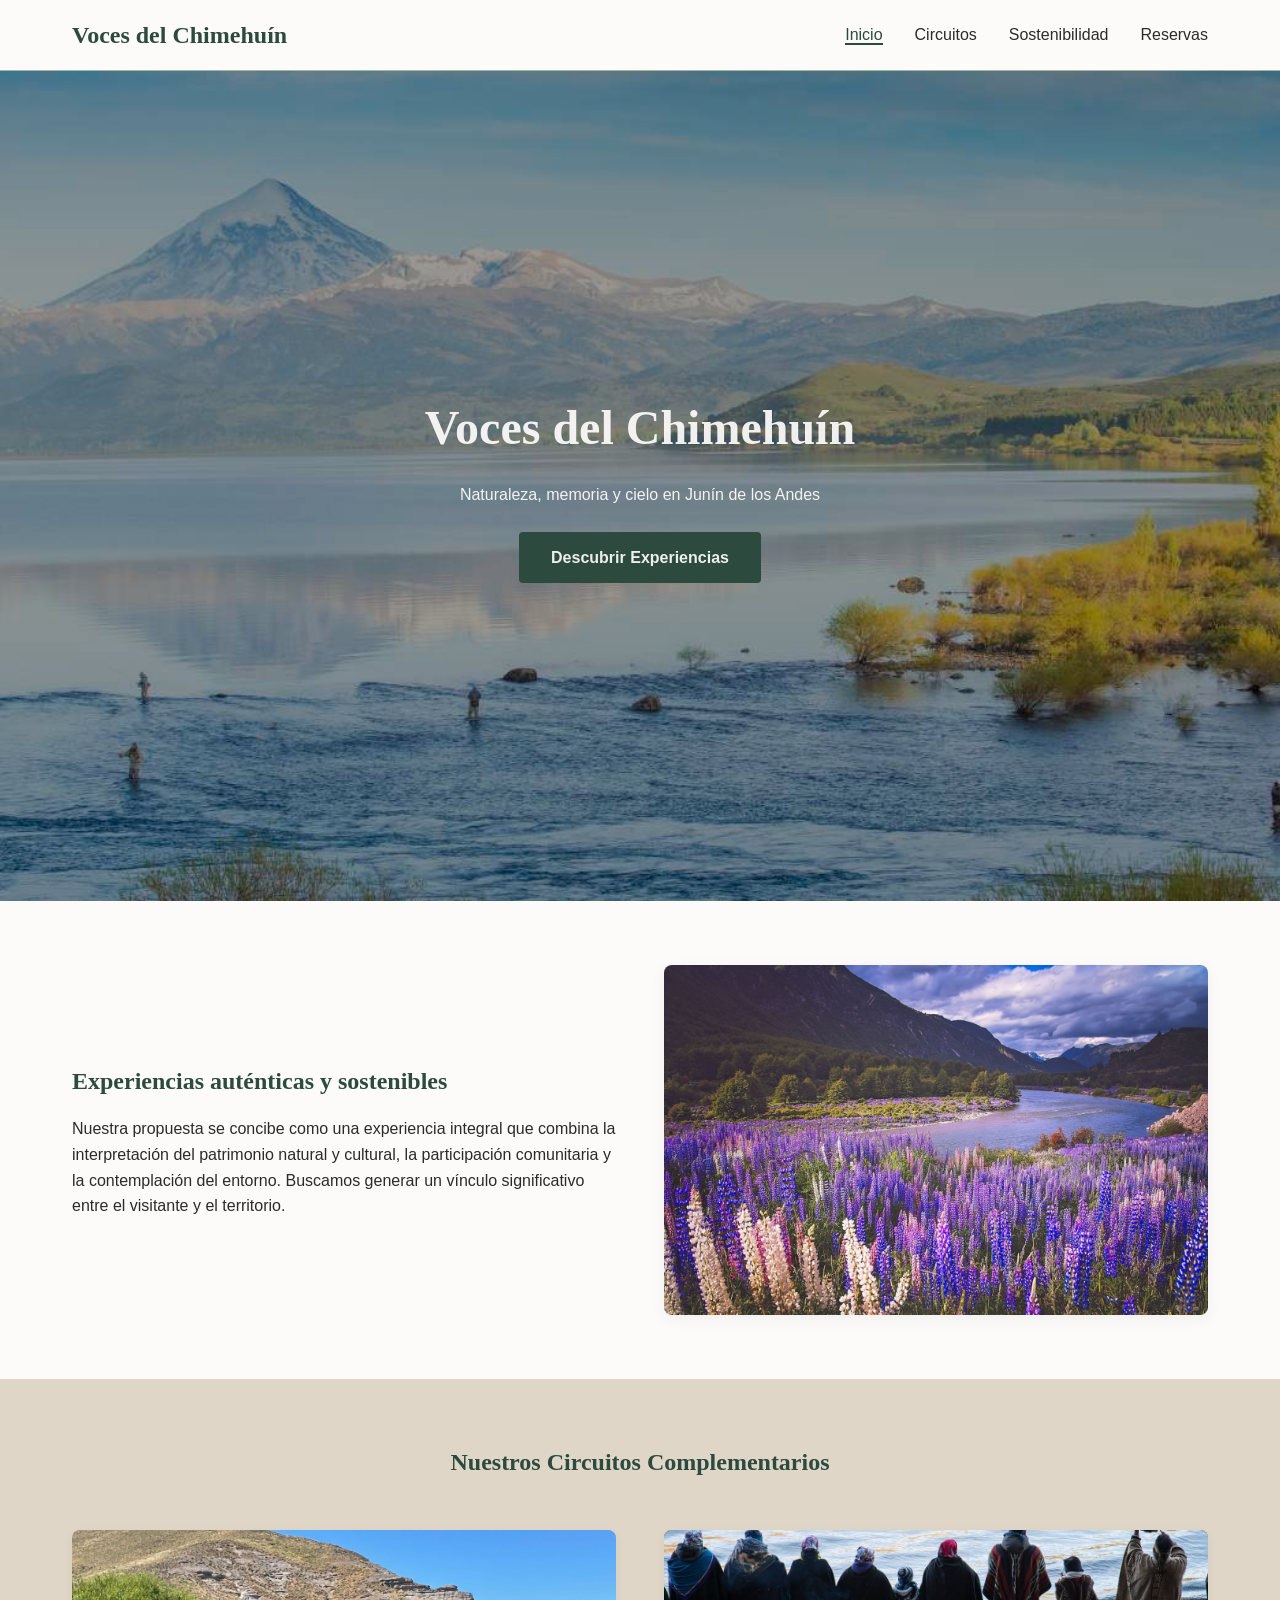
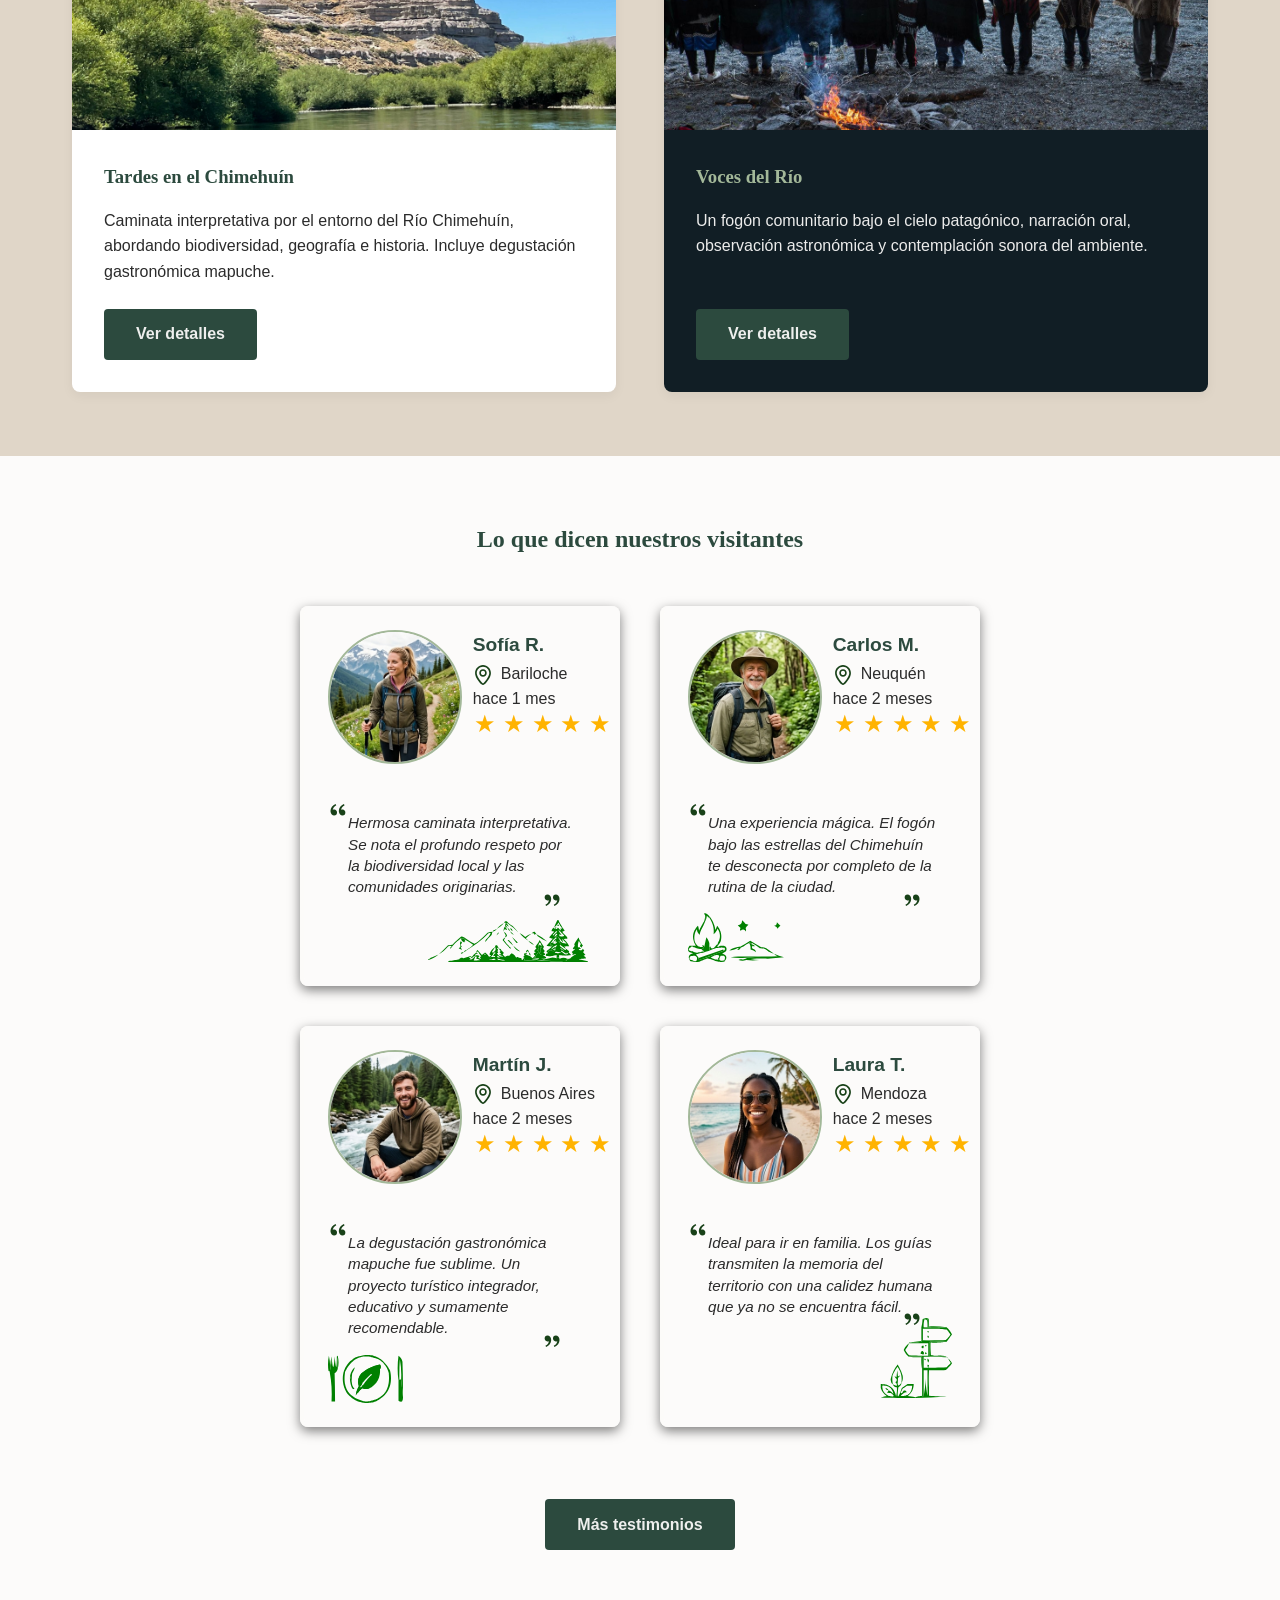
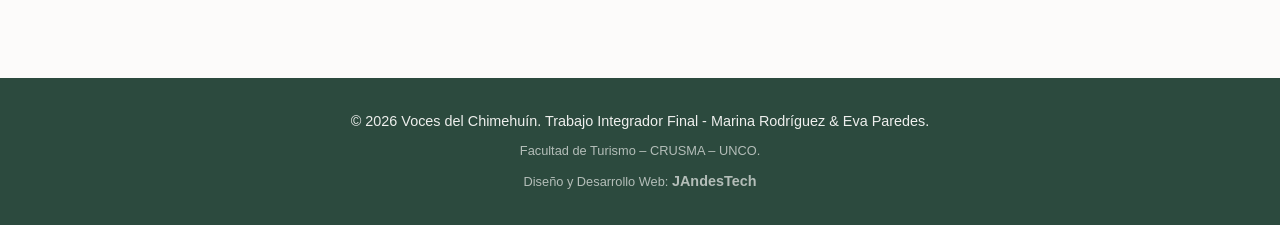
<file: index.html>
<!doctype html>
<html lang="es">
  <head>
    <meta charset="UTF-8" />
    <meta name="viewport" content="width=device-width, initial-scale=1.0" />
    <title>Voces del Chimehuín - Inicio</title>
    <link rel="stylesheet" href="css/styles.css" />
  </head>
  <body>
    <header class="header-sitio">
      <div class="nav-contenedor">
        <div class="logo"><a href="index.html">Voces del Chimehuín</a></div>
        <input type="checkbox" id="menu-toggle" class="menu-checkbox" />
        <label for="menu-toggle" class="menu-icono">&#9776;</label>
        <ul class="menu">
          <li><a href="index.html" class="active">Inicio</a></li>
          <li><a href="circuitos.html">Circuitos</a></li>
          <li><a href="comunidad.html">Sostenibilidad</a></li>
          <li><a href="contacto.html">Reservas</a></li>
        </ul>
      </div>
    </header>

    <section
      class="bg-imagen bg-overlay hero"
      style="
        background-image: url(&quot;img/asm.-la-boca-del-chimehuin-25.jpg&quot;);
      "
    >
      <h1>Voces del Chimehuín</h1>
      <p>Naturaleza, memoria y cielo en Junín de los Andes</p>
      <a href="circuitos.html" class="btn">Descubrir Experiencias</a>
    </section>

    <main class="seccion grid-2">
      <div>
        <h2>Experiencias auténticas y sostenibles</h2>
        <p>
          Nuestra propuesta se concibe como una experiencia integral que combina
          la interpretación del patrimonio natural y cultural, la participación
          comunitaria y la contemplación del entorno. Buscamos generar un
          vínculo significativo entre el visitante y el territorio.
        </p>
      </div>
      <div
        class="bg-imagen tarjeta-img"
        style="background-image: url(&quot;img/patagonia-3856392785.jpg&quot;)"
      ></div>
    </main>

    <section style="background-color: var(--color-tierra)">
      <div class="seccion">
        <h2 style="text-align: center; margin-bottom: 3rem">
          Nuestros Circuitos Complementarios
        </h2>
        <div class="grid-2">
          <div class="card-circuito">
            <div
              class="bg-imagen"
              style="
                background-image: url(&quot;img/Chimehuin-River_2-scaled.jpg&quot;);
                min-height: 200px;
              "
            ></div>
            <div class="card-circuito-body">
              <h3>Tardes en el Chimehuín</h3>
              <p>
                Caminata interpretativa por el entorno del Río Chimehuín,
                abordando biodiversidad, geografía e historia. Incluye
                degustación gastronómica mapuche.
              </p>
              <a href="circuitos.html" class="btn">Ver detalles</a>
            </div>
          </div>
          <div class="card-circuito bloque-nocturno">
            <div
              class="bg-imagen"
              style="
                background-image: url(&quot;img/fogon.jpg&quot;);
                min-height: 200px;
              "
            ></div>
            <div class="card-circuito-body">
              <h3>Voces del Río</h3>
              <p>
                  Un fogón comunitario bajo el cielo patagónico, narración oral,
                  observación astronómica y contemplación sonora del ambiente.
                </p>
                <a href="circuitos.html" class="btn">Ver detalles</a>
            </div>
        </div>
    </div>
</div>
</section>

<section class="seccion-testimonios">
    <div class="seccion">
        <h2 style="text-align: center; margin-bottom: 3rem">
            Lo que dicen nuestros visitantes
        </h2>
        
        <input
        type="checkbox"
        id="testimonio-toggle"
        class="testimonios-checkbox"
        />
        
        <div class="testimonios-contenedor">
            <div class="testimonio-card">
                <div class="testimonio-header">
                    <img
                    src="img/1.jpg"
                    alt="Avatar de visitante"
                    class="testimonio-avatar"
                    />
                    <aside>
                        <p class="testimonio-name">Sofía R.</p>
                        <p class="testimonio-location">Bariloche</p>
                        <p class="testimonio-timestamp">hace 1 mes</p>
                        <div class="star-rating">
                            <label for="prod-5" title="5 estrellas">★ ★ ★ ★ ★</label>
                        </div>
                    </aside>
                </div>
                <blockquote class="testimonio-quote">
                    <p>
                        Hermosa caminata interpretativa. Se nota el profundo respeto por
                        la biodiversidad local y las comunidades originarias.
                    </p>
                </blockquote>
          </div>

          <div class="testimonio-card">
            <div class="testimonio-header">
              <img
                src="img/2.jpg"
                alt="Avatar de visitante"
                class="testimonio-avatar"
              />
              <aside>
                <p class="testimonio-name">Carlos M.</p>
                <p class="testimonio-location">Neuquén</p>
                <p class="testimonio-timestamp">hace 2 meses</p>
                <div class="star-rating">
                  <label for="prod-5" title="5 estrellas">★ ★ ★ ★ ★</label>
                </div>
              </aside>
            </div>
            <blockquote class="testimonio-quote">
              <p>
                Una experiencia mágica. El fogón bajo las estrellas del
                Chimehuín te desconecta por completo de la rutina de la ciudad.
              </p>
            </blockquote>
          </div>

          <div class="testimonio-card">
            <div class="testimonio-header">
              <img
                src="img/3.jpg"
                alt="Avatar de visitante"
                class="testimonio-avatar"
              />
              <aside>
                <p class="testimonio-name">Martín J.</p>
                <p class="testimonio-location">Buenos Aires</p>
                <p class="testimonio-timestamp">hace 2 meses</p>
                <div class="star-rating">
                  <label for="prod-5" title="5 estrellas">★ ★ ★ ★ ★</label>
                </div>
              </aside>
            </div>
            <blockquote class="testimonio-quote">
              <p>
                La degustación gastronómica mapuche fue sublime. Un proyecto
                turístico integrador, educativo y sumamente recomendable.
              </p>
            </blockquote>
          </div>

          <div class="testimonio-card">
            <div class="testimonio-header">
              <img
                src="img/4.jpg"
                alt="Avatar de visitante"
                class="testimonio-avatar"
              />
              <aside>
                <p class="testimonio-name">Laura T.</p>
                <p class="testimonio-location">Mendoza</p>
                <p class="testimonio-timestamp">hace 2 meses</p>
                <div class="star-rating">
                  <label for="prod-5" title="5 estrellas">★ ★ ★ ★ ★</label>
                </div>
              </aside>
            </div>
            <blockquote class="testimonio-quote">
              <p>
                Ideal para ir en familia. Los guías transmiten la memoria del
                territorio con una calidez humana que ya no se encuentra fácil.
              </p>
            </blockquote>
          </div>

          <div class="testimonio-card extra">
            <div class="testimonio-header">
              <img
                src="img/5.jpg"
                alt="Avatar de visitante"
                class="testimonio-avatar"
              />
              <aside>
                <p class="testimonio-name">Esteban G.</p>
                <p class="testimonio-location">Córdoba</p>
                <p class="testimonio-timestamp">hace 2 meses</p>
                <div class="star-rating">
                  <label for="prod-5" title="5 estrellas">★ ★ ★ ★ ★</label>
                </div>
              </aside>
            </div>
            <blockquote class="testimonio-quote">
              <p>
                El sonido del río de fondo mientras escuchábamos los relatos
                locales fue imborrable. Volveré sin dudas el próximo verano.
              </p>
            </blockquote>
          </div>

          <div class="testimonio-card extra">
            <div class="testimonio-header">
              <img
                src="img/6.jpg"
                alt="Avatar de visitante"
                class="testimonio-avatar"
              />
              <aside>
                <p class="testimonio-name">Ana Clara P.</p>
                <p class="testimonio-location">Rosario</p>
                <p class="testimonio-timestamp">hace 2 meses</p>
                <div class="star-rating">
                  <label for="prod-5" title="5 estrellas">★ ★ ★ ★ ★</label>
                </div>
              </aside>
            </div>
            <blockquote class="testimonio-quote">
              <p>
                Un ejemplo real de turismo sostenible. El cuidado del entorno
                del Chimehuín está presente en cada detalle del circuito.
              </p>
            </blockquote>
          </div>
        </div>

        <div class="testimonio-boton-wrapper">
          <label for="testimonio-toggle" class="btn">
            <span class="texto-ver-mas">Más testimonios</span>
            <span class="texto-ver-menos">Ver menos</span>
          </label>
        </div>
      </div>
    </section>

    <footer class="footer-sitio">
      <p>
        © 2026 Voces del Chimehuín. Trabajo Integrador Final - Marina Rodríguez
        & Eva Paredes.
      </p>
      <p class="footer-detail">Facultad de Turismo – CRUSMA – UNCO.</p>
      <p class="footer-atribution">
        Diseño y Desarrollo Web:
        <a href="https://jandestech.com.ar" target="_blank">JAndesTech</a>
      </p>
    </footer>
  </body>
</html>
</file>
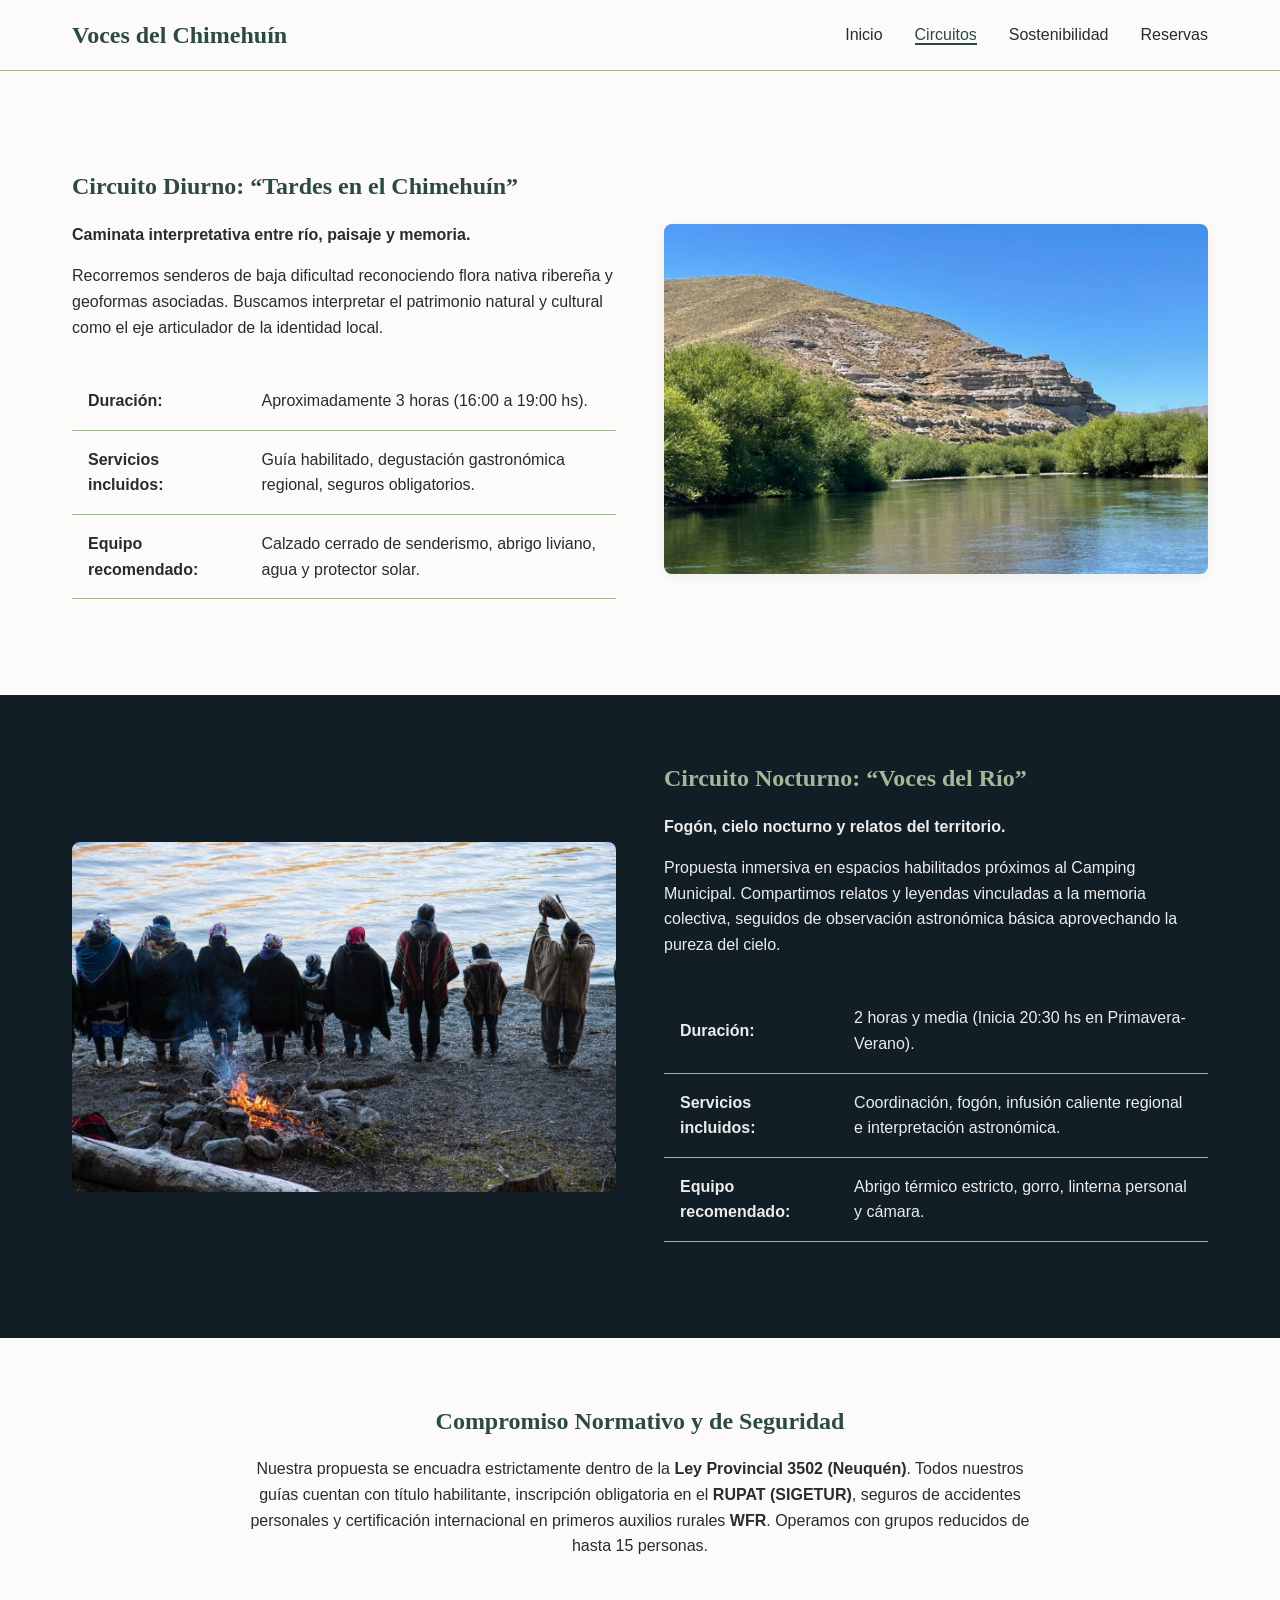
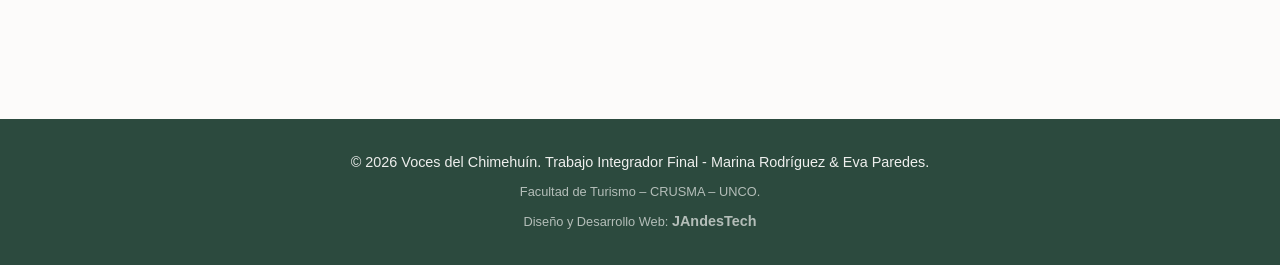
<file: circuitos.html>
<!DOCTYPE html>
<html lang="es">
<head>
    <meta charset="UTF-8">
    <meta name="viewport" content="width=device-width, initial-scale=1.0">
    <title>Circuitos - Voces del Chimehuín</title>
    <link rel="stylesheet" href="css/styles.css">
</head>
<body>

    <header class="header-sitio">
        <div class="nav-contenedor">
            <div class="logo"><a href="index.html">Voces del Chimehuín</a></div>
            <input type="checkbox" id="menu-toggle" class="menu-checkbox">
            <label for="menu-toggle" class="menu-icono">&#9776;</label>
            <ul class="menu">
                <li><a href="index.html">Inicio</a></li>
                <li><a href="circuitos.html" class="active">Circuitos</a></li>
                <li><a href="comunidad.html">Sostenibilidad</a></li>
                <li><a href="contacto.html">Reservas</a></li>
            </ul>
        </div>
    </header>

    <main class="seccion grid-2" style="padding-top: 6rem;">
        <div class="sink-on-collapse">
            <h2>Circuito Diurno: “Tardes en el Chimehuín”</h2>
            <p><strong>Caminata interpretativa entre río, paisaje y memoria.</strong></p>
            <p style="margin-top: 1rem;">Recorremos senderos de baja dificultad reconociendo flora nativa ribereña y geoformas asociadas. Buscamos interpretar el patrimonio natural y cultural como el eje articulador de la identidad local.</p>
            <table class="tabla-info">
                <tr><td><strong>Duración:</strong></td><td>Aproximadamente 3 horas (16:00 a 19:00 hs).</td></tr>
                <tr><td><strong>Servicios incluidos:</strong></td><td>Guía habilitado, degustación gastronómica regional, seguros obligatorios.</td></tr>
                <tr><td><strong>Equipo recomendado:</strong></td><td>Calzado cerrado de senderismo, abrigo liviano, agua y protector solar.</td></tr>
            </table>
        </div>
        <div class="bg-imagen tarjeta-img" style="background-image: url('img/Chimehuin-River_2-scaled.jpg');"></div>
    </main>

    <section class="bloque-nocturno">
        <div class="seccion grid-2">
            <div class="bg-imagen tarjeta-img" style="background-image: url('img/fogon.jpg');"></div>
            <div>
                <h2>Circuito Nocturno: “Voces del Río”</h2>
                <p><strong>Fogón, cielo nocturno y relatos del territorio.</strong></p>
                <p style="margin-top: 1rem;">Propuesta inmersiva en espacios habilitados próximos al Camping Municipal. Compartimos relatos y leyendas vinculadas a la memoria colectiva, seguidos de observación astronómica básica aprovechando la pureza del cielo.</p>
                <table class="tabla-info" style="color: var(--color-claro);">
                    <tr style="border-bottom-color: #334e40;"><td><strong>Duración:</strong></td><td>2 horas y media (Inicia 20:30 hs en Primavera-Verano).</td></tr>
                    <tr style="border-bottom-color: #334e40;"><td><strong>Servicios incluidos:</strong></td><td>Coordinación, fogón, infusión caliente regional e interpretación astronómica.</td></tr>
                    <tr style="border-bottom-color: #334e40;"><td><strong>Equipo recomendado:</strong></td><td>Abrigo térmico estricto, gorro, linterna personal y cámara.</td></tr>
                </table>
            </div>
        </div>
    </section>

    <section class="seccion" style="text-align: center;">
        <h2>Compromiso Normativo y de Seguridad</h2>
        <p style="max-width: 800px; margin: 0 auto 2rem;">Nuestra propuesta se encuadra estrictamente dentro de la <strong>Ley Provincial 3502 (Neuquén)</strong>. Todos nuestros guías cuentan con título habilitante, inscripción obligatoria en el <strong>RUPAT (SIGETUR)</strong>, seguros de accidentes personales y certificación internacional en primeros auxilios rurales <strong>WFR</strong>. Operamos con grupos reducidos de hasta 15 personas.</p>
    </section>

    <footer class="footer-sitio">
        <p>© 2026 Voces del Chimehuín. Trabajo Integrador Final - Marina Rodríguez & Eva Paredes.</p>
        <p class="footer-detail">Facultad de Turismo – CRUSMA – UNCO.</p>
        <p class="footer-atribution">Diseño y Desarrollo Web: <a href="https://jandestech.com.ar" target="_blank">JAndesTech</a></p>
    </footer>

</body>
</html>
</file>
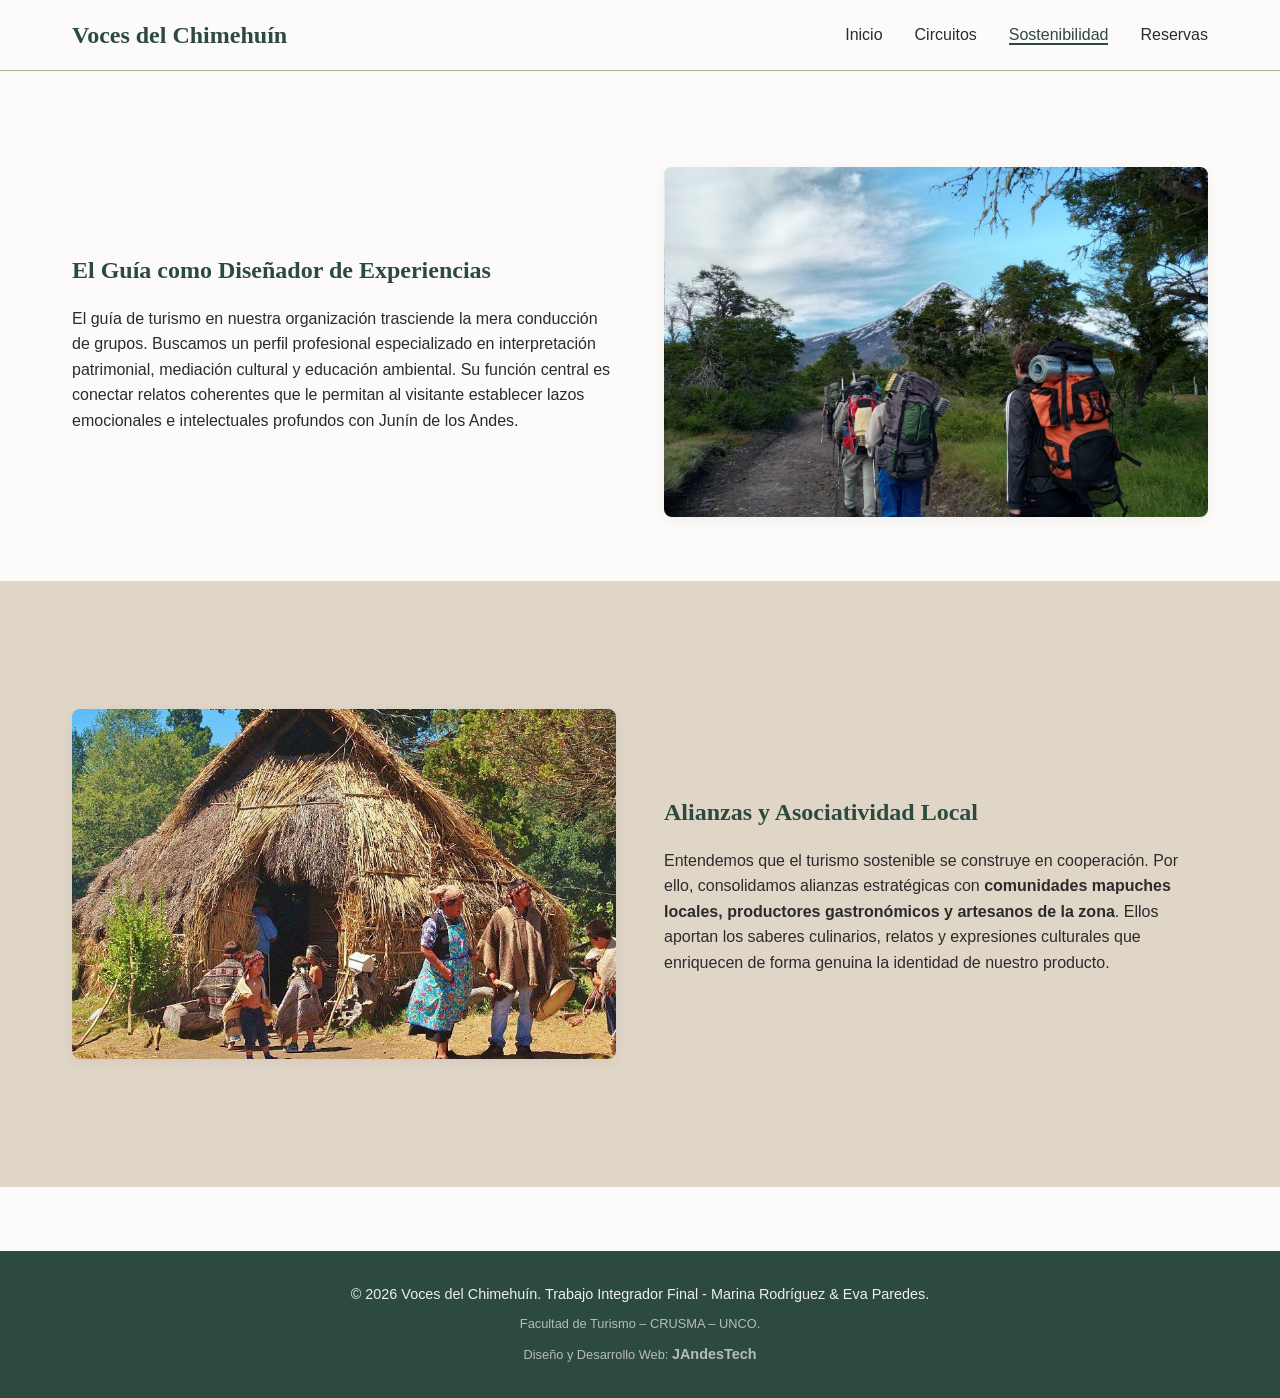
<file: comunidad.html>
<!DOCTYPE html>
<html lang="es">
<head>
    <meta charset="UTF-8">
    <meta name="viewport" content="width=device-width, initial-scale=1.0">
    <title>Sostenibilidad - Voces del Chimehuín</title>
    <link rel="stylesheet" href="css/styles.css">
</head>
<body>

    <header class="header-sitio">
        <div class="nav-contenedor">
            <div class="logo"><a href="index.html">Voces del Chimehuín</a></div>
            <input type="checkbox" id="menu-toggle" class="menu-checkbox">
            <label for="menu-toggle" class="menu-icono">&#9776;</label>
            <ul class="menu">
                <li><a href="index.html">Inicio</a></li>
                <li><a href="circuitos.html">Circuitos</a></li>
                <li><a href="comunidad.html" class="active">Sostenibilidad</a></li>
                <li><a href="contacto.html">Reservas</a></li>
            </ul>
        </div>
    </header>

    <main class="seccion grid-2" style="padding-top: 6rem;">
        <div>
            <h2>El Guía como Diseñador de Experiencias</h2>
            <p>El guía de turismo en nuestra organización trasciende la mera conducción de grupos. Buscamos un perfil profesional especializado en interpretación patrimonial, mediación cultural y educación ambiental. Su función central es conectar relatos coherentes que le permitan al visitante establecer lazos emocionales e intelectuales profundos con Junín de los Andes.</p>
        </div>
        <div class="bg-imagen tarjeta-img" style="background-image: url('img/Volcan-Lanin-guias-1600x1200-9850508.jpg');"></div>
    </main>

    <section style="background-color: var(--color-tierra); padding: 4rem 0;">
        <div class="seccion grid-2">
            <div class="bg-imagen tarjeta-img" style="background-image: url('img/donde-viven-los-mapuches-1759581461.jpg');"></div>
            <div>
                <h2>Alianzas y Asociatividad Local</h2>
                <p>Entendemos que el turismo sostenible se construye en cooperación. Por ello, consolidamos alianzas estratégicas con <strong>comunidades mapuches locales, productores gastronómicos y artesanos de la zona</strong>. Ellos aportan los saberes culinarios, relatos y expresiones culturales que enriquecen de forma genuina la identidad de nuestro producto.</p>
            </div>
        </div>
    </section>

    <footer class="footer-sitio">
        <p>© 2026 Voces del Chimehuín. Trabajo Integrador Final - Marina Rodríguez & Eva Paredes.</p>
        <p class="footer-detail">Facultad de Turismo – CRUSMA – UNCO.</p>
        <p class="footer-atribution">Diseño y Desarrollo Web: <a href="https://jandestech.com.ar" target="_blank">JAndesTech</a></p>
    </footer>

</body>
</html>
</file>
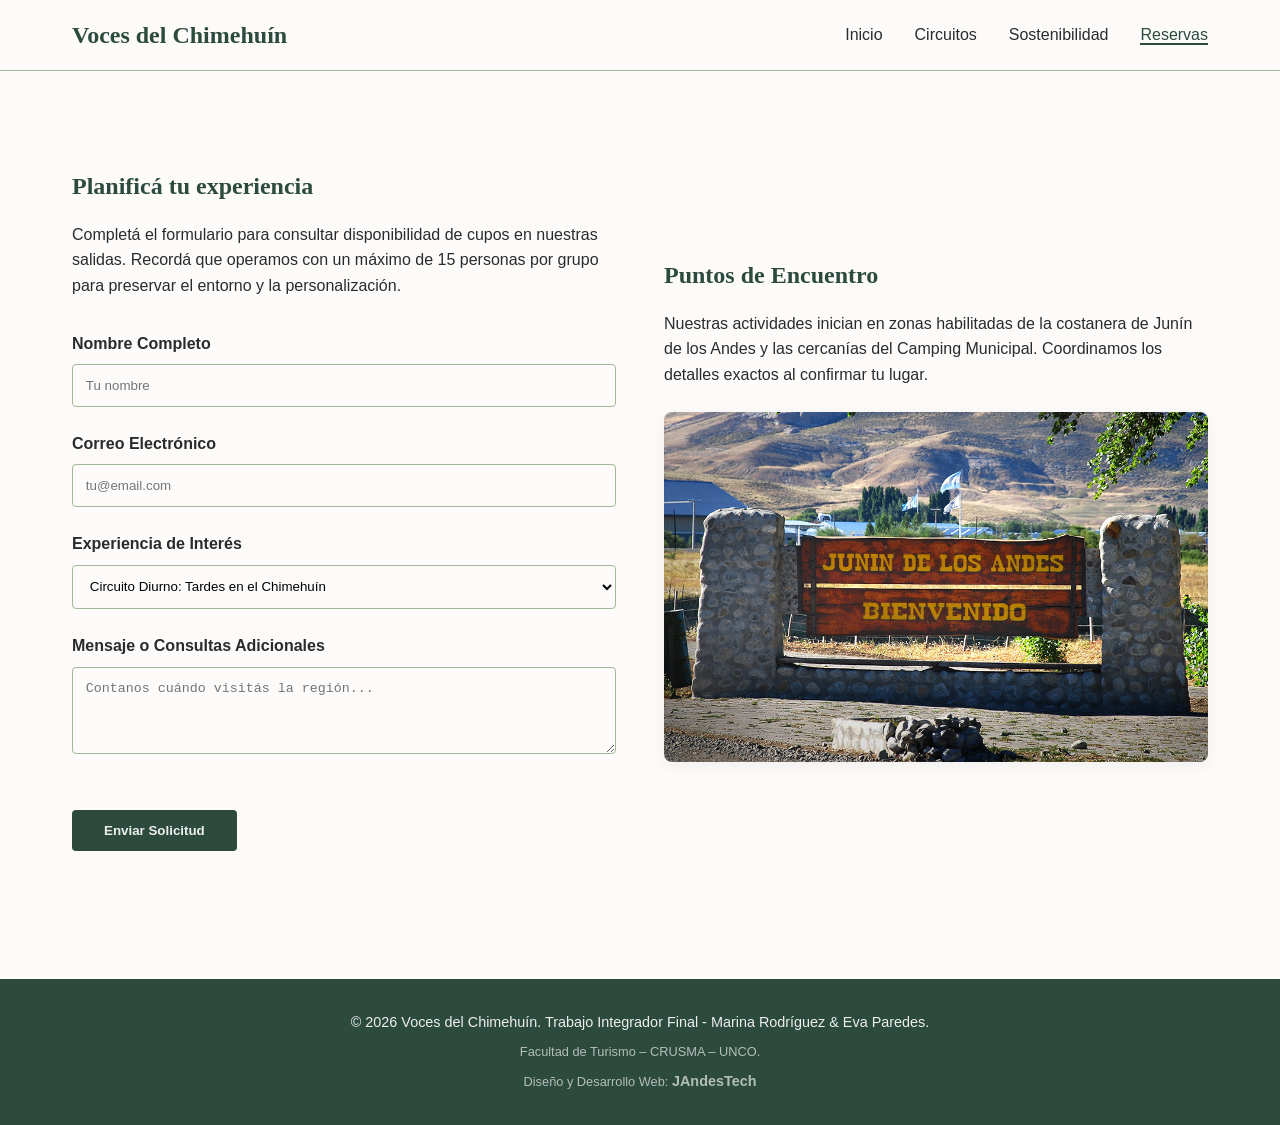
<file: contacto.html>
<!DOCTYPE html>
<html lang="es">
<head>
    <meta charset="UTF-8">
    <meta name="viewport" content="width=device-width, initial-scale=1.0">
    <title>Reservas - Voces del Chimehuín</title>
    <link rel="stylesheet" href="css/styles.css">
</head>
<body>

    <header class="header-sitio">
        <div class="nav-contenedor">
            <div class="logo"><a href="index.html">Voces del Chimehuín</a></div>
            <input type="checkbox" id="menu-toggle" class="menu-checkbox">
            <label for="menu-toggle" class="menu-icono">&#9776;</label>
            <ul class="menu">
                <li><a href="index.html">Inicio</a></li>
                <li><a href="circuitos.html">Circuitos</a></li>
                <li><a href="comunidad.html">Sostenibilidad</a></li>
                <li><a href="contacto.html" class="active">Reservas</a></li>
            </ul>
        </div>
    </header>

    <main class="seccion grid-2" style="padding-top: 6rem;">
        <div class="sink-on-collapse">
            <h2>Planificá tu experiencia</h2>
            <p style="margin-bottom: 2rem;">Completá el formulario para consultar disponibilidad de cupos en nuestras salidas. Recordá que operamos con un máximo de 15 personas por grupo para preservar el entorno y la personalización.</p>
            
            <form action="#" method="POST">
                <div class="form-grupo">
                    <label for="nombre">Nombre Completo</label>
                    <input type="text" id="nombre" class="form-control" required placeholder="Tu nombre">
                </div>
                <div class="form-grupo">
                    <label for="email">Correo Electrónico</label>
                    <input type="email" id="email" class="form-control" required placeholder="tu@email.com">
                </div>
                <div class="form-grupo">
                    <label for="producto">Experiencia de Interés</label>
                    <select id="producto" class="form-control">
                        <option value="diurno">Circuito Diurno: Tardes en el Chimehuín</option>
                        <option value="nocturno">Circuito Nocturno: Voces del Río</option>
                        <option value="completo">Ambos Circuitos (Experiencia Integrada)</option>
                    </select>
                </div>
                <div class="form-grupo">
                    <label for="mensaje">Mensaje o Consultas Adicionales</label>
                    <textarea id="mensaje" class="form-control" rows="4" placeholder="Contanos cuándo visitás la región..."></textarea>
                </div>
                <button type="submit" class="btn" style="border: none; cursor: pointer;">Enviar Solicitud</button>
            </form>
        </div>
        
        <div>
            <h2>Puntos de Encuentro</h2>
            <p style="margin-bottom: 1.5rem;">Nuestras actividades inician en zonas habilitadas de la costanera de Junín de los Andes y las cercanías del Camping Municipal. Coordinamos los detalles exactos al confirmar tu lugar.</p>
            <div class="bg-imagen tarjeta-img" style="background-image: url('img/Junin-de-los-Andes-1238904432.jpg');"></div>
        </div>
    </main>

    <footer class="footer-sitio">
        <p>© 2026 Voces del Chimehuín. Trabajo Integrador Final - Marina Rodríguez & Eva Paredes.</p>
        <p class="footer-detail">Facultad de Turismo – CRUSMA – UNCO.</p>
        <p class="footer-atribution">Diseño y Desarrollo Web: <a href="https://jandestech.com.ar" target="_blank">JAndesTech</a></p>
    </footer>

</body>
</html>
</file>
<file: css/styles.css>
/* ==========================================================================
   VARIABLES Y CONFIGURACIÓN INICIAL (Inspiración: Guía del Bosque)
   ========================================================================== */
:root {
    --color-principal: #2c4a3e;     /* Verde pino orgánico */
    --color-secundario: #a3b899;    /* Verde musgo suave */
    --color-oscuro: #111e25;        /* Azul noche/negro profundo para el circuito nocturno */
    --color-tierra: #dfd5c6f6;        /* Arena/piedra de río para fondos claros */
    --color-claro: #fcfbfaee;         /* Blanco roto orgánico */
    --color-texto: #2b2b2b;
    --fuente-titulos: 'Georgia', serif;
    --fuente-cuerpo: 'Helvetica Neue', Arial, sans-serif;
}

* {
    box-sizing: border-box;
    margin: 0;
    padding: 0;
}

body {
    font-family: var(--fuente-cuerpo);
    color: var(--color-texto);
    background-color: var(--color-claro);
    line-height: 1.6;
}

h1, h2, h3 {
    font-family: var(--fuente-titulos);
    color: var(--color-principal);
    margin-bottom: 1rem;
}

/* ==========================================================================
   NAVEGACIÓN (Menú Hamburguesa Pure CSS - No JS)
   ========================================================================== */
.header-sitio {
    background-color: var(--color-claro);
    border-bottom: 1px solid var(--color-secundario);
    position: sticky;
    top: 0;
    z-index: 1000;
}

.nav-contenedor {
    max-width: 1200px;
    margin: 0 auto;
    display: flex;
    justify-content: space-between;
    align-items: center;
    padding: 1rem 2rem;
}

.logo a {
    font-family: var(--fuente-titulos);
    font-size: 1.5rem;
    font-weight: bold;
    color: var(--color-principal);
    text-decoration: none;
}

.menu {
    display: flex;
    list-style: none;
    gap: 2rem;
}

.menu a {
    text-decoration: none;
    color: var(--color-texto);
    font-weight: 500;
    transition: color 0.3s;
}

.menu a:hover, .menu a.active {
    color: var(--color-principal);
    border-bottom: 2px solid var(--color-principal);
}

/* Mecanismo de menú responsive sin JS */
.menu-checkbox, .menu-icono {
    display: none;
}

@media (max-width: 876px) {
    .menu {
        display: none;
        flex-direction: column;
        position: absolute;
        top: 100%;
        left: 0;
        width: 100%;
        background-color: var(--color-claro);
        padding: 1rem 2rem;
        border-bottom: 1px solid var(--color-secundario);
        gap: 1.5rem;
    }
    
    .menu-icono {
        display: block;
        font-size: 1.8rem;
        cursor: pointer;
        color: var(--color-principal);
    }
    
    /* Cuando el checkbox oculto se activa mediante el label, se muestra el menú */
    .menu-checkbox:checked ~ .menu {
        display: flex;
    }

    /* da vuelta las tarjetas en circuitos */
    .sink-on-collapse{ grid-row: 2; }

}

/* ==========================================================================
   COMPONENTES DE IMÁGENES DE FONDO (Safe Backgrounds)
   ========================================================================== */
.bg-imagen {
    background-repeat: no-repeat;
    background-position: center center;
    background-size: cover;
    background-color: var(--color-secundario); /* Resguardo por si la imagen falla */
    position: relative;
}

/* Capa oscura superior para legibilidad de textos */
.bg-overlay::before {
    content: "";
    position: absolute;
    top: 0; left: 0; width: 100%; height: 100%;
    background-color: rgba(0, 0, 0, 0.4);
    z-index: 1;
}

.bg-overlay-dark::before {
    content: "";
    position: absolute;
    top: 0; left: 0; width: 100%; height: 100%;
    background-color: rgba(17, 30, 37, 0.75); /* Filtro azul noche */
    z-index: 1;
}

.bg-imagen > * {
    position: relative;
    z-index: 2;
}

/* ==========================================================================
   ESTILOS GENERALES DE ESTRUCTURA Y BLOQUES
   ========================================================================== */
.seccion {
    padding: 4rem 2rem;
    max-width: 1200px;
    margin: 0 auto;
}

.hero {
    min-height: calc(100vh - 70px);
    display: flex;
    flex-direction: column;
    justify-content: center;
    align-items: center;
    text-align: center;
    color: var(--color-claro);
    padding: 2rem;
}

.hero h1 {
    color: var(--color-claro);
    font-size: 3rem;
}

.btn {
    display: inline-block;
    padding: 0.8rem 2rem;
    background-color: var(--color-principal);
    color: var(--color-claro);
    text-decoration: none;
    border-radius: 4px;
    font-weight: bold;
    margin-top: 1.5rem;
    transition: background 0.3s;
}

.btn:hover {
    background-color: #1b3028;
}

.grid-2 {
    display: grid;
    grid-template-columns: repeat(auto-fit, minmax(300px, 1fr));
    gap: 3rem;
    align-items: center;
}

.tarjeta-img {
    min-height: 350px;
    border-radius: 8px;
    box-shadow: 0 4px 15px rgba(0,0,0,0.05);
}

.card-circuito {
    background-color: white;
    border-radius: 8px;
    overflow: hidden;
    box-shadow: 0 4px 12px rgba(0,0,0,0.05);
    height: 100%;
    display: flex;
    flex-direction: column;
}

.card-circuito-body {
    padding: 2rem;
    flex-grow: 1;
    display: flex;
    flex-direction: column;
}

.card-circuito-body p {
    margin-bottom: 1.5rem;
}

.card-circuito-body > .btn {
    margin-top: auto;
    width: fit-content;
}

/* Variación tema nocturno para circuitos */
.bloque-nocturno {
    background-color: var(--color-oscuro);
    color: var(--color-claro);
}
.bloque-nocturno h2, .bloque-nocturno h3 {
    color: var(--color-secundario);
}

/* Tablas y Formularios */
.tabla-info {
    width: 100%;
    border-collapse: collapse;
    margin: 2rem 0;
}
.tabla-info th, .tabla-info td {
    padding: 1rem;
    border-bottom: 1px solid var(--color-secundario);
    text-align: left;
}

.form-grupo {
    margin-bottom: 1.5rem;
}
.form-grupo label {
    display: block;
    margin-bottom: 0.5rem;
    font-weight: bold;
}
.form-control {
    width: 100%;
    padding: 0.8rem;
    border: 1px solid var(--color-secundario);
    border-radius: 4px;
    background-color: var(--color-claro);
}

.footer-sitio {
    background-color: var(--color-principal);
    color: var(--color-claro);
    text-align: center;
    padding: 2rem;
    margin-top: 4rem;
    font-size: 0.9rem;
}

.footer-detail {
    font-size: 0.8rem;
    opacity: 0.7;
    margin-top: 0.5rem;
}

.footer-atribution {
    font-size: 0.8rem;
     opacity: 0.7; 
     margin-top: 0.5rem;
}

.footer-atribution a {
    color: var(--color-claro);
    text-decoration: none;
    font-weight: bold;
    font-size: 0.9rem;
}

/* ==========================================================================
   SECCIÓN TESTIMONIOS (Pure CSS - No JS)
   ========================================================================== */
.seccion-testimonios {
    background-color: var(--color-claro);
}

.testimonios-contenedor {
    display: grid;
    grid-template-columns: repeat(2, 320px);
    justify-content: center;
    gap: 2.5rem;
    margin-bottom: 2rem;
}

.testimonio-card {
    background-color: var(--color-claro);
    padding: 1.5rem;
    border-radius: 8px;
    box-shadow: 0 4px 12px rgba(0, 0,0,0.5);
    border-left: 4px solid var(--color-claro);
    display: flex;
    flex-direction: column;
    align-items: start; 
    gap: 1.5rem;
    transition: transform 0.3s ease;
}

@media (max-width: 700px) {
    .testimonios-contenedor {
        grid-template-columns: minmax(320px, 700px);
    }
}

.testimonio-card:hover {
    transform: translateY(-2px);
}

.testimonio-card:nth-child(1):after{
  content: ""; 
  display: block;
  width: 10rem;
  height: 3rem;
  margin-right: 8px;
  margin-top: -2rem;
  margin-left: auto;
  
  background-image: url('/img/forest.svg');
  background-size: contain;
  background-repeat: no-repeat;
  background-position: left bottom;
}

.testimonio-card:nth-child(2):after{
  content: ""; 
  display: inline-block;
  width: 6rem;
  height: 4rem;
  margin-right: 8px;
  margin-top: -3rem;
  
  background-image: url('/img/campfire.svg');
  background-size: contain;
  background-repeat: no-repeat;
  background-position: right bottom;
}

.testimonio-card:nth-child(3):after{
  content: ""; 
  display: block;
  width: 5rem;
  height: 3rem;
  margin-right: 8px;
  margin-top: -2rem;
  
  background-image: url('/img/dish.svg');
  background-size: contain;
  background-repeat: no-repeat;
  background-position: left bottom;
}

.testimonio-card:nth-child(4):after{
  content: ""; 
  display: block;
  width: 5rem;
  height: 5rem;
  margin-top: -3rem;
  margin-left: auto;
  
  background-image: url('/img/rename.svg');
  background-size: contain;
  background-repeat: no-repeat;
  background-position: center;
}

.testimonio-card:nth-child(5):after{
  content: ""; 
  display: block;
  width: 5rem;
  height: 4rem;
  margin-right: 8px;
  margin-top: -3rem;
  margin-left: auto;
  
  background-image: url('/img/forestheart.svg');
  background-size: contain;
  background-repeat: no-repeat;
  background-position: center;
}

.testimonio-card:nth-child(6):after{
  content: ""; 
  display: block;
  width: 5rem;
  height: 4rem;
  margin-right: 8px;
  margin-top: -3rem;

  background-image: url('/img/campfire.svg');
  background-size: contain;
  background-repeat: no-repeat;
  background-position: center;
}

.testimonio-header {
    display: flex;
    gap: 4%;
}

.testimonio-avatar {
    width: 50%;
    aspect-ratio: 1;
    border-radius: 50%;
    object-fit: cover;
    border: 2px solid var(--color-secundario);
    flex-shrink: 0;}

.testimonio-name {
    color: var(--color-principal);
    font-size: 1.2rem;
    font-weight: bold;
}

.testimonio-location::before {
  content: ""; 
  display: inline-block;
  width: 20px;
  height: 20px;
  margin-right: 8px;
  
  background-image: url('/img/map-tag.svg');
  background-size: contain;
  background-repeat: no-repeat;
  background-position: center;
  
  vertical-align: middle; 
}


.testimonio-quote {
    font-size: 0.95rem;
    color: var(--color-texto);
}

.testimonio-quote::before {
  content: ""; 
  display: inline-block;
  width: 20px;
  height: 20px;
  margin-right: 8px;
  
  background-image: url('/img/double-quotes-l.svg');
  background-size: contain;
  background-repeat: no-repeat;
  background-position: center;
  vertical-align: bottom;
  transform: translateY(.5rem);
}

.testimonio-quote::after {
  content: ""; 
  display: inline-block;
  width: 20px;
  height: 20px;
  margin-left: 80%;
  
  background-image: url('/img/double-quotes-r.svg');
  background-size: contain;
  background-repeat: no-repeat;
  background-position: center;
  vertical-align: top;
  transform: translateY(-.5rem);
}

.testimonio-quote p {
    font-style: italic;
    line-height: 1.4;
    padding: 0 20px;
}

.testimonio-quote cite {
    display: block;
    font-size: 0.85rem;
    font-weight: bold;
    color: var(--color-principal);
    font-style: normal;
}


/* Lógica del Toggle sin JavaScript */
.testimonios-checkbox {
    display: none; /* Escondemos el input */
}

/* Por defecto, las tarjetas extra están ocultas */
.testimonio-card.extra {
    display: none;
}

/* Cuando el checkbox está activo (checked) mostramos las extras con flex para el layout interno */
.testimonios-checkbox:checked ~ .testimonios-contenedor .testimonio-card.extra {
    display: flex;
}

/* Centrado del botón disparador */
.testimonio-boton-wrapper {
    text-align: center;
    margin-top: 3rem;
}

/* Control dinámico de los textos del botón */
.btn .texto-ver-menos {
    display: none;
}

/* Si se marca el checkbox, invertimos la visibilidad de los textos */
.testimonios-checkbox:checked ~ .testimonio-boton-wrapper .btn .texto-ver-mas {
    display: none;
}

.testimonios-checkbox:checked ~ .testimonio-boton-wrapper .btn .texto-ver-menos {
    display: inline;
}



/* estrellas */
.star-rating {
  display: inline-flex;
  justify-content: flex-end;
  font-size: 1.5rem;
  line-height: 1;
}

.star-rating label {
  color: #ffb300;;
  padding: 0 0.1rem;
  white-space: nowrap;
}
</file>
